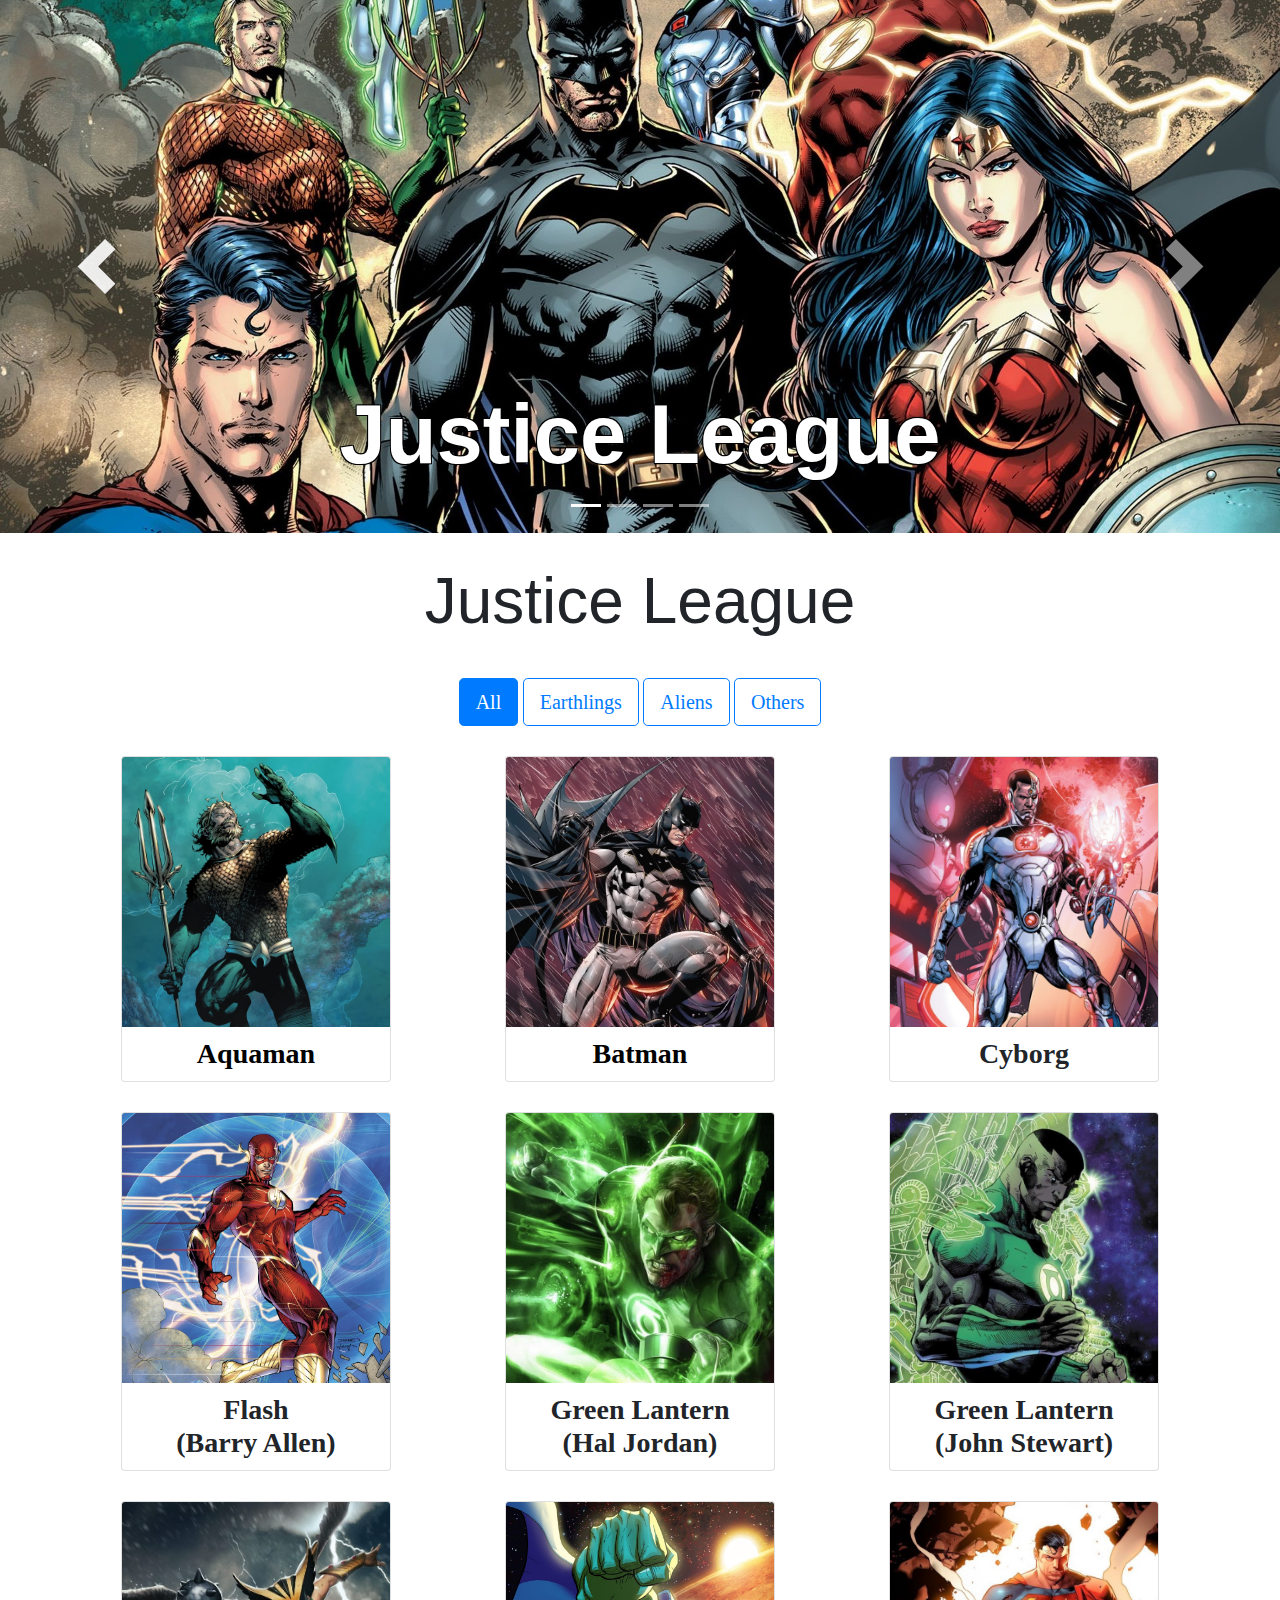
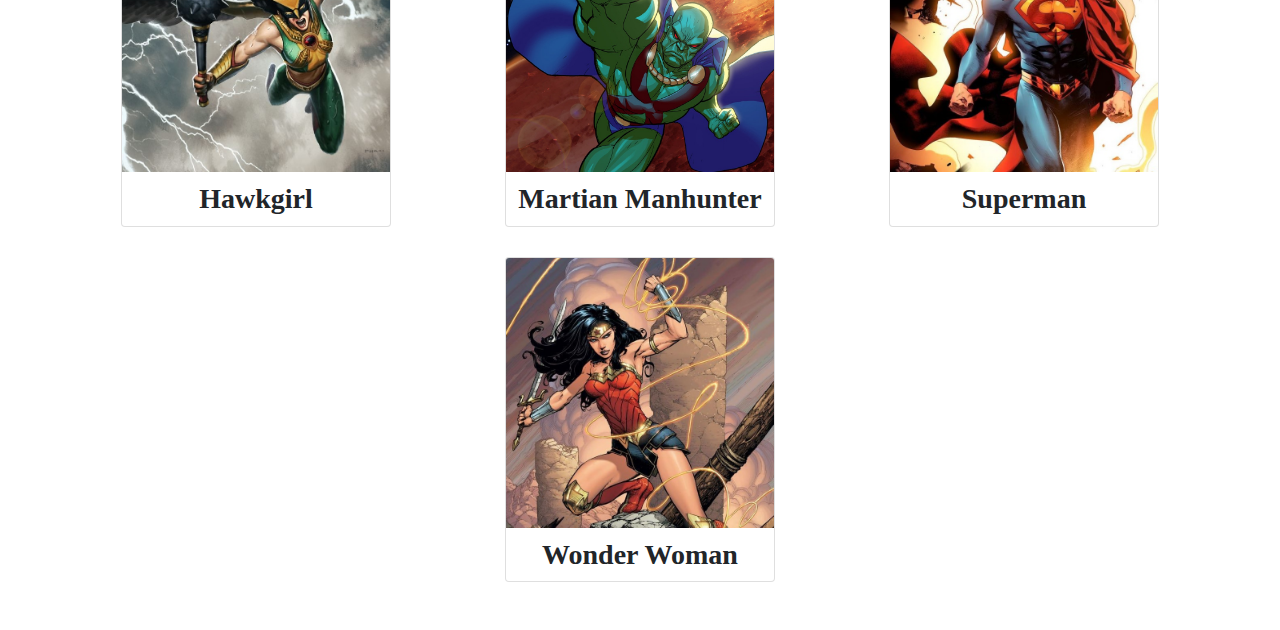
<file: index.html>
<!DOCTYPE html>
<html>
<head>
    <title>DC Database</title>
    <meta charset="UTF-8">
    <meta name="viewport" content="width=device-width, initial-scale=1">
    <link rel="stylesheet" href="css/bootstrap.min.css">
    <link rel="stylesheet" href="css/main.css">
    <link rel="stylesheet" href="css/font-awesome/css/font-awesome.min.css">
    <link rel="stylesheet" href="feature/carousel.html">
</head>
<body>
    <!-- Carousel -->
    <div id="carousel"></div>

    <!-- Main body -->
    <div class="main" id="justiceleague_main"></div>

     <!-- Modal -->
    <div id="myModal" class="modal fade" role="dialog">
        <div class="modal-dialog modal-dialog-centered">
            <div class="modal-content">
            </div>
        </div>
    </div>

</body>
<script src="js/jquery.min.js"></script>
<script src="js/bootstrap.min.js"></script>

<script>
    $('#carousel').load("feature/carousel.html");

    $('#justiceleague_main').load("team/justiceleague.html");

    $(document).ready(function(){
        $("#justiceleague").click(function(){
            $(".main").attr('id','justiceleague_main');
            $('#justiceleague_main').load("team/justiceleague.html");
        });

        $("#titans").click(function(){
            $(".main").attr('id','titans_main');
            $('#titans_main').load("team/titans.html");
        });

        $("#suicidesquad").click(function(){
            $(".main").attr('id','suicidesquad_main');
            $('#suicidesquad_main').load("team/suicidesquad.html");
        });

        $("#greenlanterncorps").click(function(){
            $(".main").attr('id','greenlanterncorps_main');
            $('#greenlanterncorps_main').load("team/greenlanterncorps.html");
        });
    });
</script>
</html>
</file>
<file: css/main.css>
.carousel-item img {
    width: 100%;
    height: 100%;
}
.carousel-caption h1 {
    font-size: 6.5vw;
    color: white;
    text-shadow: -1px -1px 0 #000, 1px -1px 0 #000, -1px 1px 0 #000, 1px 1px 0 #000;
    cursor: pointer;
}
.carousel-control-prev-icon, 
.carousel-control-next-icon {
    height: 55px;
    width: 55px;
    outline: black;
}

.container-fluid {
    width: 90%;
}
.title {
    font-size: 5vw;
    text-align: center;
    padding: 30px;
}
.col-md {
    padding-top: 30px;
    display: flex;
    justify-content: center;
    align-items: center;
}
/* Button */
.btn {
    font-family: Georgia, serif;
}
/* Card */
.card {
    width: 270px;
}
.card-body {
    padding: 10px;
}
.img-modal, .img-modal:hover {
    color: black;
    text-decoration: none !important;
}
.card-title {
    text-align: center;
    font-family: Georgia, serif;
    margin-bottom: 0;
    cursor: pointer;
}
/* Gallery */
.card-img-top {
    cursor: pointer;
}
/* Modal */
.modal.show {
    display: block !important;
    padding: 0 !important;
}
.modal-title {
    padding-left: 10px;
    font-family: 'Lucida Sans', sans-serif;
}
.img-fluid {
    display: block;
    width: auto;
    max-height: 330px;
}
.table td, .table th {
    padding: 5px;
    font-size: 16px;
    border: none;
}
.table th {
    width: 35%;
    background-color: #b4b8b5;
}
thead .table-head {
    font-size: 20px;
    text-align: center;
    background-color: #18c956;
}
</file>
